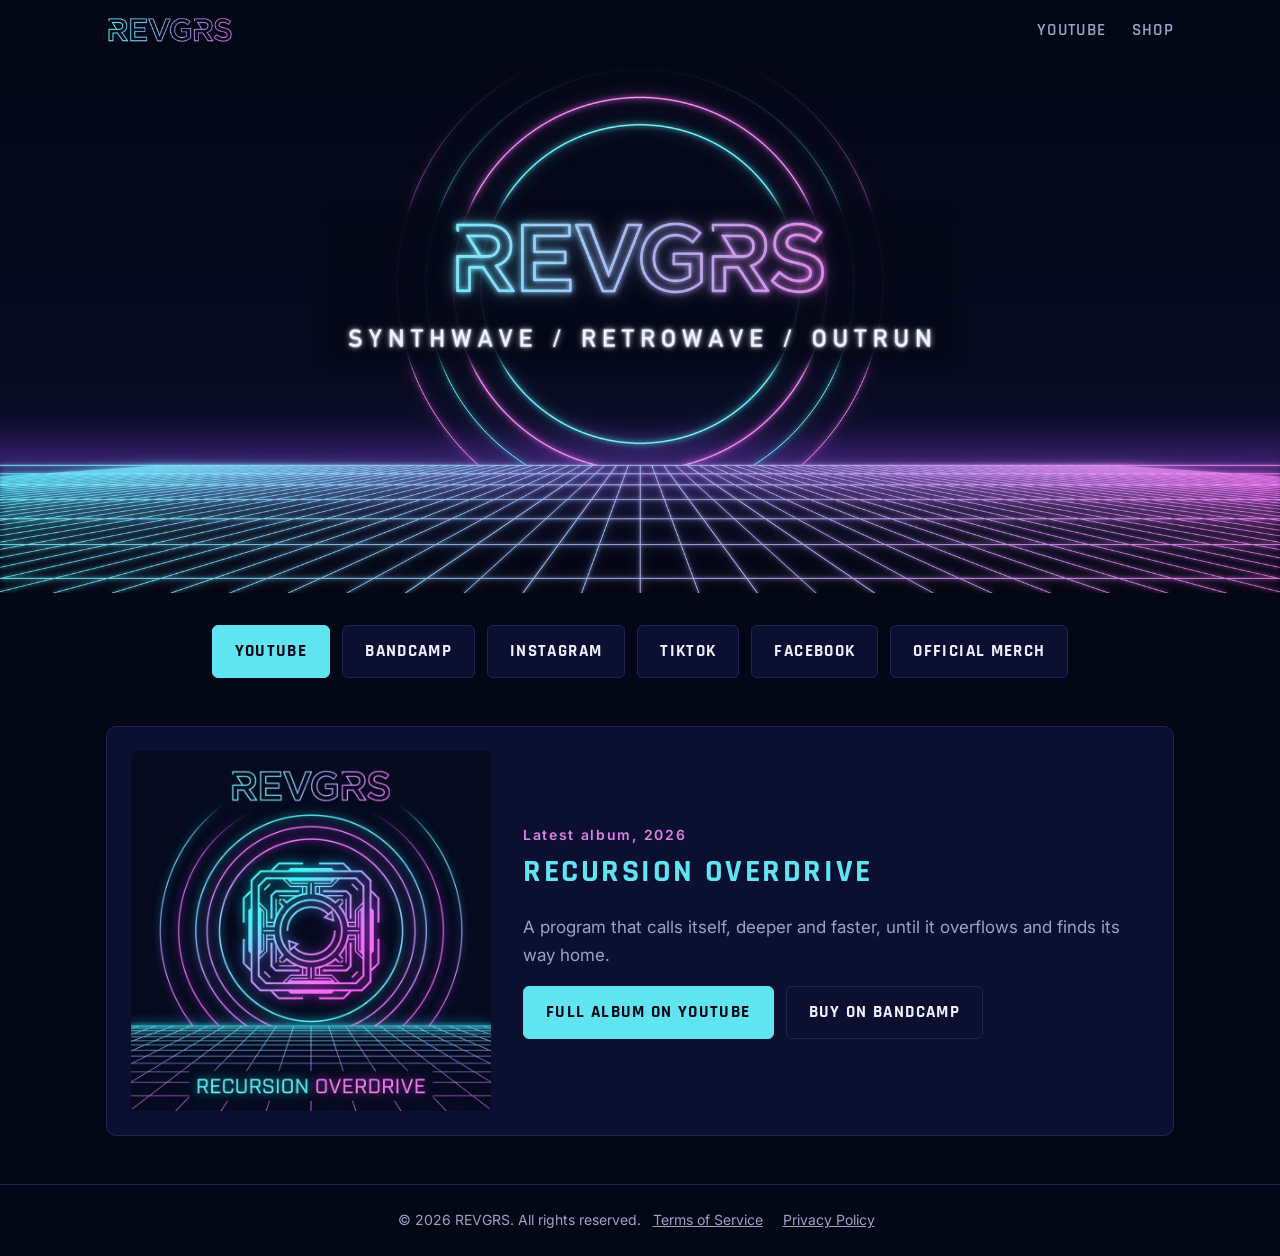
<file: index.html>
<!doctype html>
<html lang="en">
<head>
<meta charset="utf-8">
<meta name="viewport" content="width=device-width, initial-scale=1">
<title>REVGRS | Synthwave</title>
<meta name="description" content="REVGRS: synthwave, retrowave and outrun. Albums on YouTube and Bandcamp, official merch in the shop.">
<link rel="icon" href="/assets/icon.png">
<link rel="preconnect" href="https://fonts.googleapis.com">
<link rel="preconnect" href="https://fonts.gstatic.com" crossorigin>
<link href="https://fonts.googleapis.com/css2?family=Inter:wght@400;600&family=Rajdhani:wght@600;700&display=swap" rel="stylesheet">
<link rel="stylesheet" href="/assets/style.css">
</head>
<body>
<nav class="nav">
  <a href="/"><img src="/assets/logo.png" alt="REVGRS"></a>
  <div class="links">
    <a href="https://www.youtube.com/@revgrs">YouTube</a>
    <a href="https://revgrs-shop.fourthwall.com/">Shop</a>
  </div>
</nav>
<header class="hero">
  <img class="desktop" src="/assets/hero.jpg" alt="REVGRS: synthwave, retrowave, outrun">
  <img class="mobile" src="/assets/hero-mobile.jpg" alt="REVGRS: synthwave, outrun">
</header>
<main>
  <div class="buttons">
    <a class="btn primary" href="https://www.youtube.com/@revgrs">YouTube</a>
    <a class="btn" href="https://revgrs.bandcamp.com/">Bandcamp</a>
    <a class="btn" href="https://www.instagram.com/revgrs.synth/">Instagram</a>
    <a class="btn" href="https://www.tiktok.com/@revgrsynth">TikTok</a>
    <a class="btn" href="https://www.facebook.com/profile.php?id=61596594132075">Facebook</a>
    <a class="btn" href="https://revgrs-shop.fourthwall.com/">Official merch</a>
  </div>
  <section class="album">
    <img src="/assets/recursion-overdrive.jpg" alt="Recursion Overdrive album cover">
    <div>
      <p class="kicker">Latest album, 2026</p>
      <h2>Recursion Overdrive</h2>
      <p>A program that calls itself, deeper and faster, until it overflows and finds its way home.</p>
      <div class="buttons">
        <a class="btn primary" href="https://youtu.be/SV4T78Ty56U">Full album on YouTube</a>
        <a class="btn" href="https://revgrs.bandcamp.com/">Buy on Bandcamp</a>
      </div>
    </div>
  </section>
</main>
<footer>
  &copy; 2026 REVGRS. All rights reserved.
  <a href="/terms/">Terms of Service</a>
  <a href="/privacy/">Privacy Policy</a>
</footer>
</body>
</html>
</file>
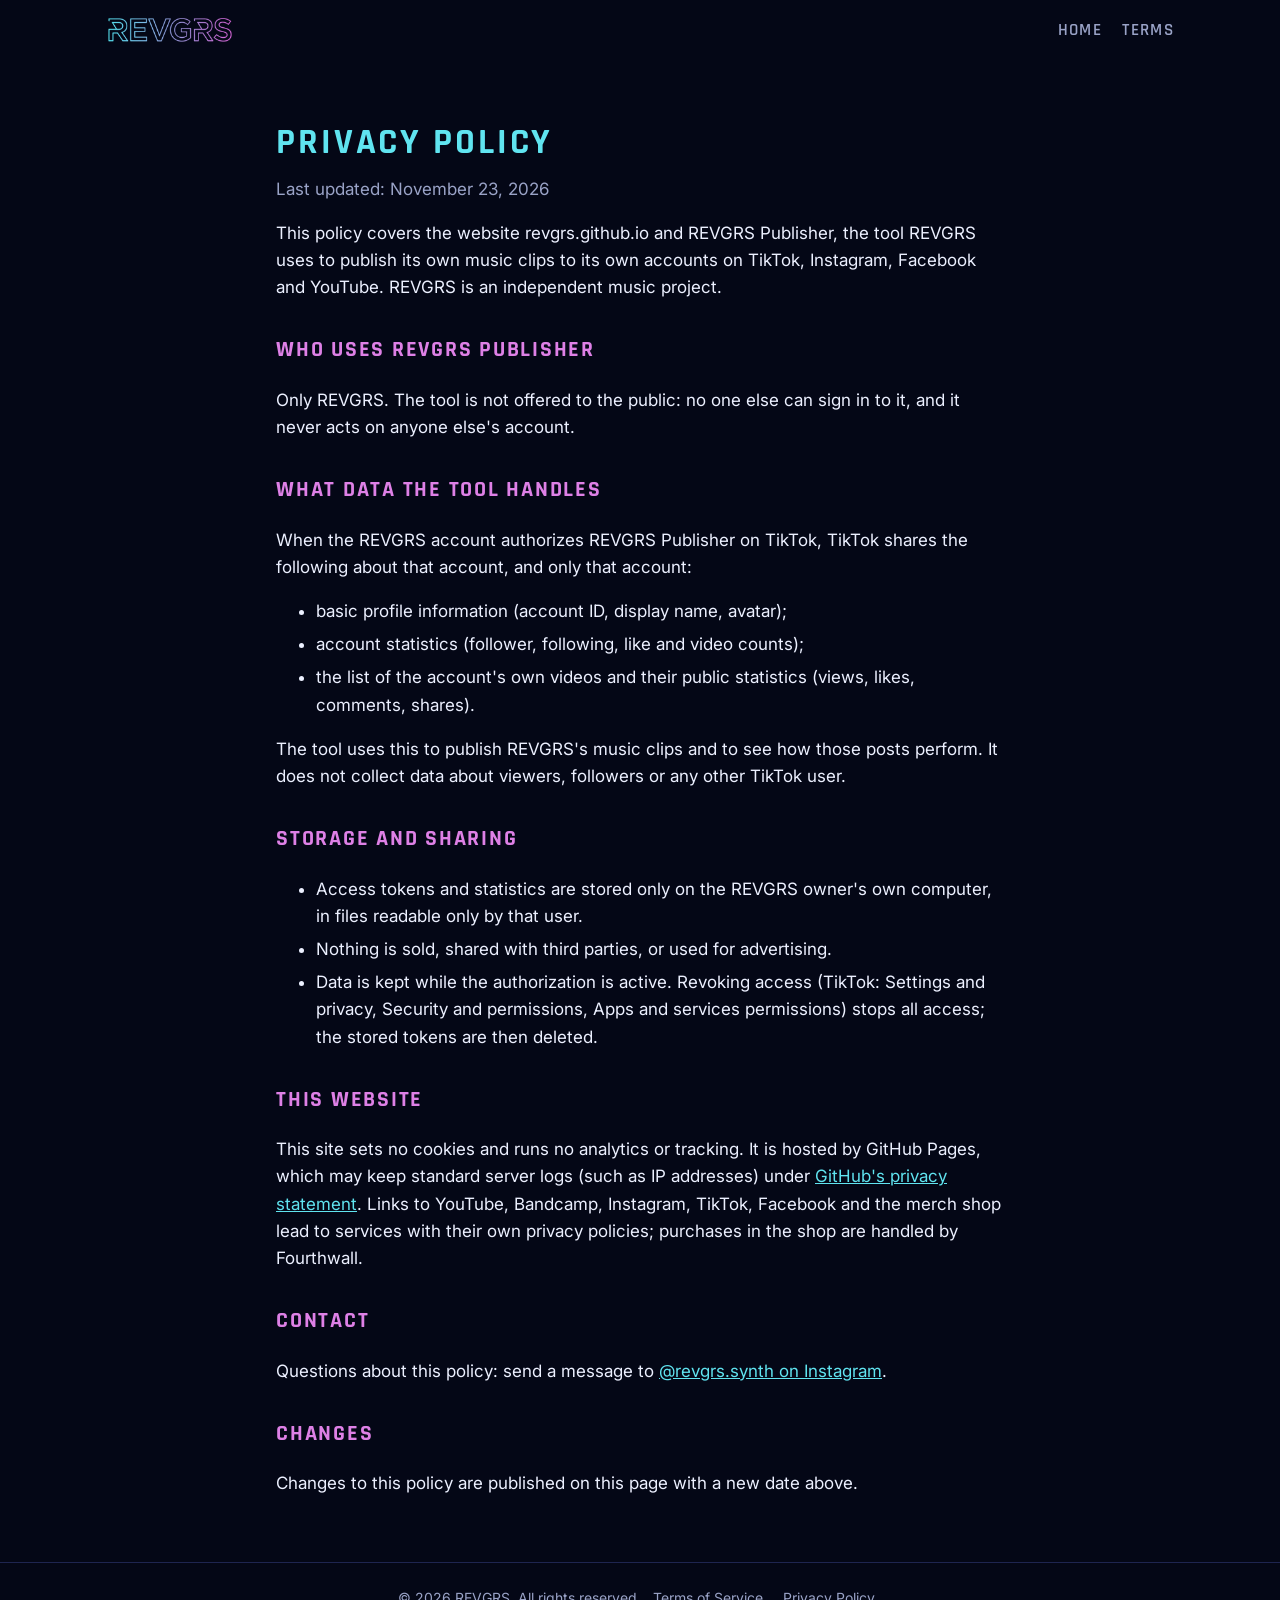
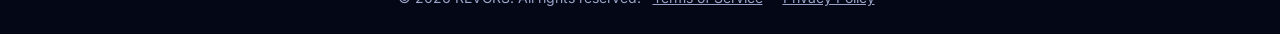
<file: privacy/index.html>
<!doctype html>
<html lang="en">
<head>
<meta charset="utf-8">
<meta name="viewport" content="width=device-width, initial-scale=1">
<title>Privacy Policy | REVGRS</title>
<link rel="icon" href="/assets/icon.png">
<link rel="preconnect" href="https://fonts.googleapis.com">
<link rel="preconnect" href="https://fonts.gstatic.com" crossorigin>
<link href="https://fonts.googleapis.com/css2?family=Inter:wght@400;600&family=Rajdhani:wght@600;700&display=swap" rel="stylesheet">
<link rel="stylesheet" href="/assets/style.css">
</head>
<body>
<nav class="nav">
  <a href="/"><img src="/assets/logo.png" alt="REVGRS"></a>
  <div class="links"><a href="/">Home</a><a href="/terms/">Terms</a></div>
</nav>
<article class="doc">
  <h1>Privacy Policy</h1>
  <p class="updated">Last updated: November 23, 2026</p>

  <p>This policy covers the website revgrs.github.io and REVGRS Publisher, the tool REVGRS
  uses to publish its own music clips to its own accounts on TikTok, Instagram, Facebook and
  YouTube. REVGRS is an independent music project.</p>

  <h2>Who uses REVGRS Publisher</h2>
  <p>Only REVGRS. The tool is not offered to the public: no one else can sign in to it, and it
  never acts on anyone else's account.</p>

  <h2>What data the tool handles</h2>
  <p>When the REVGRS account authorizes REVGRS Publisher on TikTok, TikTok shares the following
  about that account, and only that account:</p>
  <ul>
    <li>basic profile information (account ID, display name, avatar);</li>
    <li>account statistics (follower, following, like and video counts);</li>
    <li>the list of the account's own videos and their public statistics (views, likes,
    comments, shares).</li>
  </ul>
  <p>The tool uses this to publish REVGRS's music clips and to see how those posts perform.
  It does not collect data about viewers, followers or any other TikTok user.</p>

  <h2>Storage and sharing</h2>
  <ul>
    <li>Access tokens and statistics are stored only on the REVGRS owner's own computer, in
    files readable only by that user.</li>
    <li>Nothing is sold, shared with third parties, or used for advertising.</li>
    <li>Data is kept while the authorization is active. Revoking access (TikTok: Settings and
    privacy, Security and permissions, Apps and services permissions) stops all access; the
    stored tokens are then deleted.</li>
  </ul>

  <h2>This website</h2>
  <p>This site sets no cookies and runs no analytics or tracking. It is hosted by GitHub Pages,
  which may keep standard server logs (such as IP addresses) under
  <a href="https://docs.github.com/en/site-policy/privacy-policies/github-general-privacy-statement">GitHub's privacy statement</a>.
  Links to YouTube, Bandcamp, Instagram, TikTok, Facebook and the merch shop lead to services
  with their own privacy policies; purchases in the shop are handled by Fourthwall.</p>

  <h2>Contact</h2>
  <p>Questions about this policy: send a message to
  <a href="https://www.instagram.com/revgrs.synth/">@revgrs.synth on Instagram</a>.</p>

  <h2>Changes</h2>
  <p>Changes to this policy are published on this page with a new date above.</p>
</article>
<footer>
  &copy; 2026 REVGRS. All rights reserved.
  <a href="/terms/">Terms of Service</a>
  <a href="/privacy/">Privacy Policy</a>
</footer>
</body>
</html>
</file>
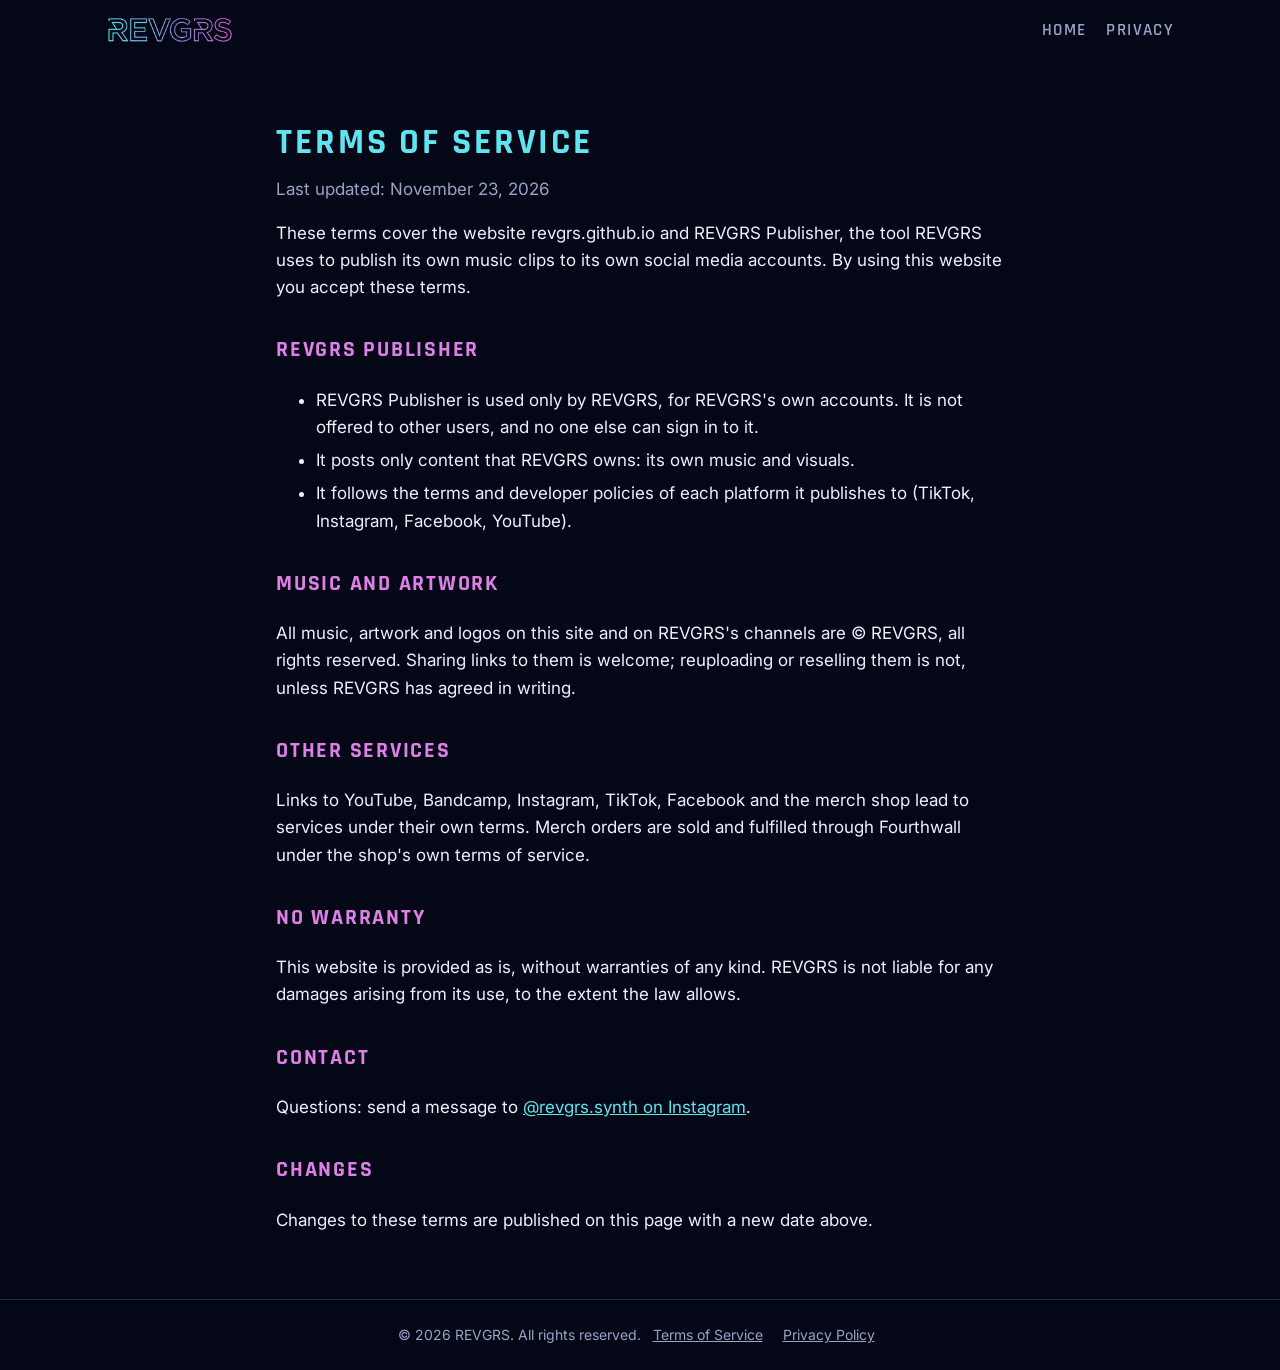
<file: terms/index.html>
<!doctype html>
<html lang="en">
<head>
<meta charset="utf-8">
<meta name="viewport" content="width=device-width, initial-scale=1">
<title>Terms of Service | REVGRS</title>
<link rel="icon" href="/assets/icon.png">
<link rel="preconnect" href="https://fonts.googleapis.com">
<link rel="preconnect" href="https://fonts.gstatic.com" crossorigin>
<link href="https://fonts.googleapis.com/css2?family=Inter:wght@400;600&family=Rajdhani:wght@600;700&display=swap" rel="stylesheet">
<link rel="stylesheet" href="/assets/style.css">
</head>
<body>
<nav class="nav">
  <a href="/"><img src="/assets/logo.png" alt="REVGRS"></a>
  <div class="links"><a href="/">Home</a><a href="/privacy/">Privacy</a></div>
</nav>
<article class="doc">
  <h1>Terms of Service</h1>
  <p class="updated">Last updated: November 23, 2026</p>

  <p>These terms cover the website revgrs.github.io and REVGRS Publisher, the tool REVGRS uses
  to publish its own music clips to its own social media accounts. By using this website you
  accept these terms.</p>

  <h2>REVGRS Publisher</h2>
  <ul>
    <li>REVGRS Publisher is used only by REVGRS, for REVGRS's own accounts. It is not offered
    to other users, and no one else can sign in to it.</li>
    <li>It posts only content that REVGRS owns: its own music and visuals.</li>
    <li>It follows the terms and developer policies of each platform it publishes to (TikTok,
    Instagram, Facebook, YouTube).</li>
  </ul>

  <h2>Music and artwork</h2>
  <p>All music, artwork and logos on this site and on REVGRS's channels are &copy; REVGRS, all
  rights reserved. Sharing links to them is welcome; reuploading or reselling them is not,
  unless REVGRS has agreed in writing.</p>

  <h2>Other services</h2>
  <p>Links to YouTube, Bandcamp, Instagram, TikTok, Facebook and the merch shop lead to
  services under their own terms. Merch orders are sold and fulfilled through Fourthwall
  under the shop's own terms of service.</p>

  <h2>No warranty</h2>
  <p>This website is provided as is, without warranties of any kind. REVGRS is not liable for
  any damages arising from its use, to the extent the law allows.</p>

  <h2>Contact</h2>
  <p>Questions: send a message to
  <a href="https://www.instagram.com/revgrs.synth/">@revgrs.synth on Instagram</a>.</p>

  <h2>Changes</h2>
  <p>Changes to these terms are published on this page with a new date above.</p>
</article>
<footer>
  &copy; 2026 REVGRS. All rights reserved.
  <a href="/terms/">Terms of Service</a>
  <a href="/privacy/">Privacy Policy</a>
</footer>
</body>
</html>
</file>
<file: assets/style.css>
:root {
  --bg: #040716;
  --card: #0b1030;
  --border: #1e2550;
  --text: #ecf0ff;
  --muted: #9aa3c7;
  --cyan: #60e4f0;
  --pink: #de80e6;
}
* { box-sizing: border-box; }
html { background: var(--bg); }
body {
  margin: 0;
  background: var(--bg);
  color: var(--text);
  font: 17px/1.6 "Inter", system-ui, -apple-system, sans-serif;
}
a { color: var(--cyan); }
a:hover { color: var(--pink); }
h1, h2, h3, .btn, .nav a {
  font-family: "Rajdhani", "Inter", sans-serif;
  letter-spacing: 0.08em;
  text-transform: uppercase;
}
.nav {
  display: flex;
  justify-content: space-between;
  align-items: center;
  max-width: 1100px;
  margin: 0 auto;
  padding: 16px;
}
.nav img { height: 28px; display: block; }
.nav .links a { color: var(--muted); text-decoration: none; margin-left: 20px; font-weight: 600; }
.nav .links a:hover { color: var(--cyan); }
.hero img { width: 100%; display: block; }
.hero .mobile { display: none; }
@media (max-width: 700px) {
  .hero .desktop { display: none; }
  .hero .mobile { display: block; }
  .nav .links a { margin-left: 12px; }
}
main { max-width: 1100px; margin: 0 auto; padding: 0 16px 48px; }
.buttons { display: flex; flex-wrap: wrap; gap: 12px; justify-content: center; margin: 32px 0 48px; }
.btn {
  display: inline-block;
  padding: 12px 22px;
  border: 1px solid var(--border);
  border-radius: 6px;
  background: var(--card);
  color: var(--text);
  font-weight: 700;
  text-decoration: none;
}
.btn:hover { border-color: var(--cyan); color: var(--cyan); }
.btn.primary { background: var(--cyan); border-color: var(--cyan); color: var(--bg); }
.btn.primary:hover { background: var(--pink); border-color: var(--pink); color: var(--bg); }
.album {
  display: grid;
  grid-template-columns: minmax(0, 360px) 1fr;
  gap: 32px;
  align-items: center;
  background: var(--card);
  border: 1px solid var(--border);
  border-radius: 10px;
  padding: 24px;
}
.album img { width: 100%; border-radius: 6px; display: block; }
.album h2 { margin: 0 0 4px; color: var(--cyan); font-size: 32px; }
.album .kicker { color: var(--pink); font-weight: 600; margin: 0; letter-spacing: 0.12em; font-size: 14px; }
.album p { color: var(--muted); }
.album .buttons { justify-content: flex-start; margin: 16px 0 0; }
@media (max-width: 700px) { .album { grid-template-columns: 1fr; } }
.doc { max-width: 760px; margin: 0 auto; padding: 24px 16px 48px; }
.doc h1 { color: var(--cyan); font-size: 36px; margin-bottom: 0; }
.doc h2 { color: var(--pink); font-size: 22px; margin-top: 32px; }
.doc .updated { color: var(--muted); margin-top: 4px; }
.doc li { margin: 6px 0; }
footer {
  border-top: 1px solid var(--border);
  color: var(--muted);
  text-align: center;
  padding: 24px 16px;
  font-size: 14px;
}
footer a { color: var(--muted); margin: 0 8px; }
</file>
